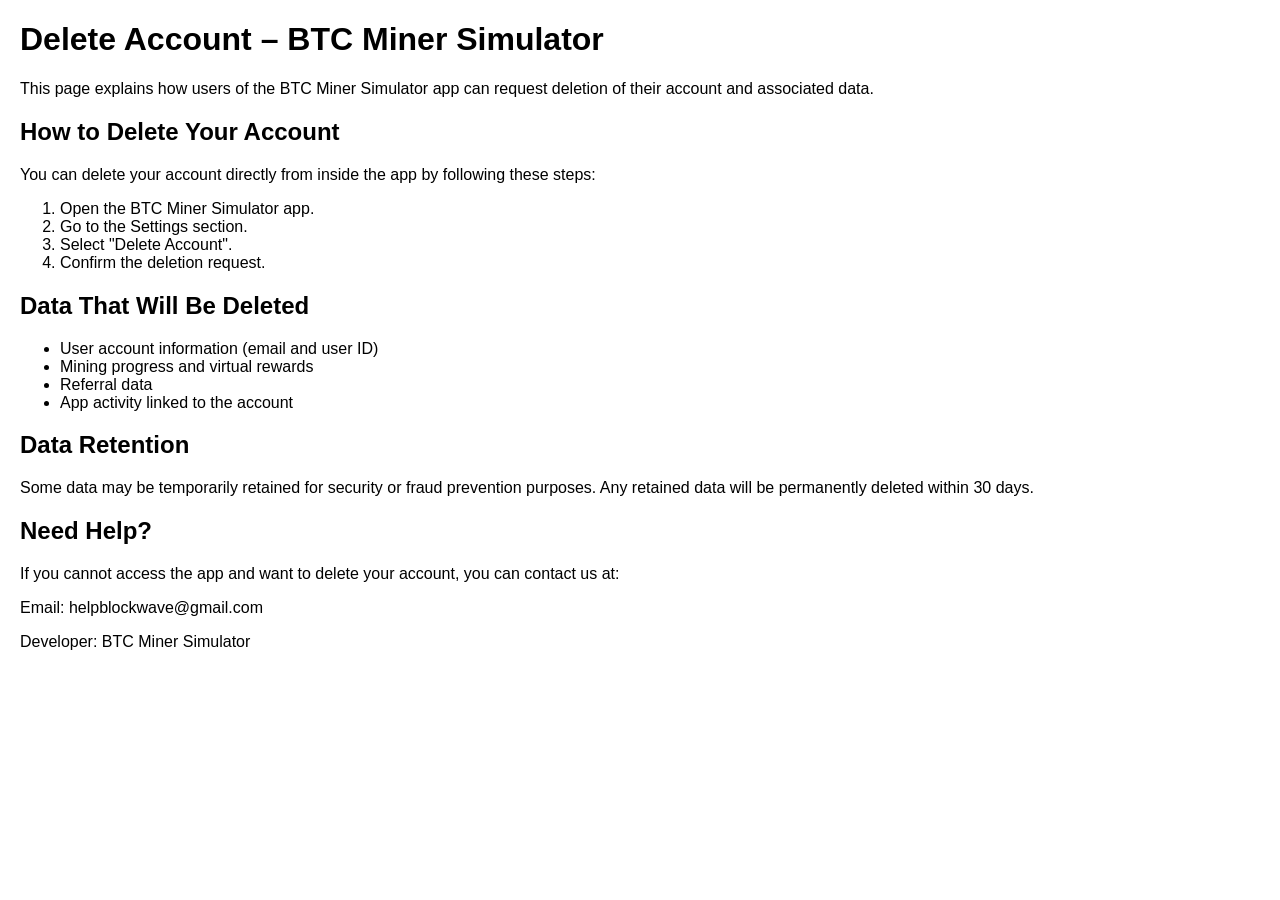
<file: delete-account.html>
<!DOCTYPE html>

<html>
<head>
<meta charset="UTF-8">
<title>Delete Account - BTC Miner Simulator</title>
</head>

<body style="font-family: Arial, sans-serif; background:white; color:black; margin:20px;">

<h1>Delete Account – BTC Miner Simulator</h1>

<p>This page explains how users of the BTC Miner Simulator app can request deletion of their account and associated data.</p>

<h2>How to Delete Your Account</h2>

<p>You can delete your account directly from inside the app by following these steps:</p>

<ol>
<li>Open the BTC Miner Simulator app.</li>
<li>Go to the Settings section.</li>
<li>Select "Delete Account".</li>
<li>Confirm the deletion request.</li>
</ol>

<h2>Data That Will Be Deleted</h2>

<ul>
<li>User account information (email and user ID)</li>
<li>Mining progress and virtual rewards</li>
<li>Referral data</li>
<li>App activity linked to the account</li>
</ul>

<h2>Data Retention</h2>

<p>Some data may be temporarily retained for security or fraud prevention purposes. Any retained data will be permanently deleted within 30 days.</p>

<h2>Need Help?</h2>

<p>If you cannot access the app and want to delete your account, you can contact us at:</p>

<p>Email: helpblockwave@gmail.com</p>

<p>Developer: BTC Miner Simulator</p>

</body>
</html>
</file>
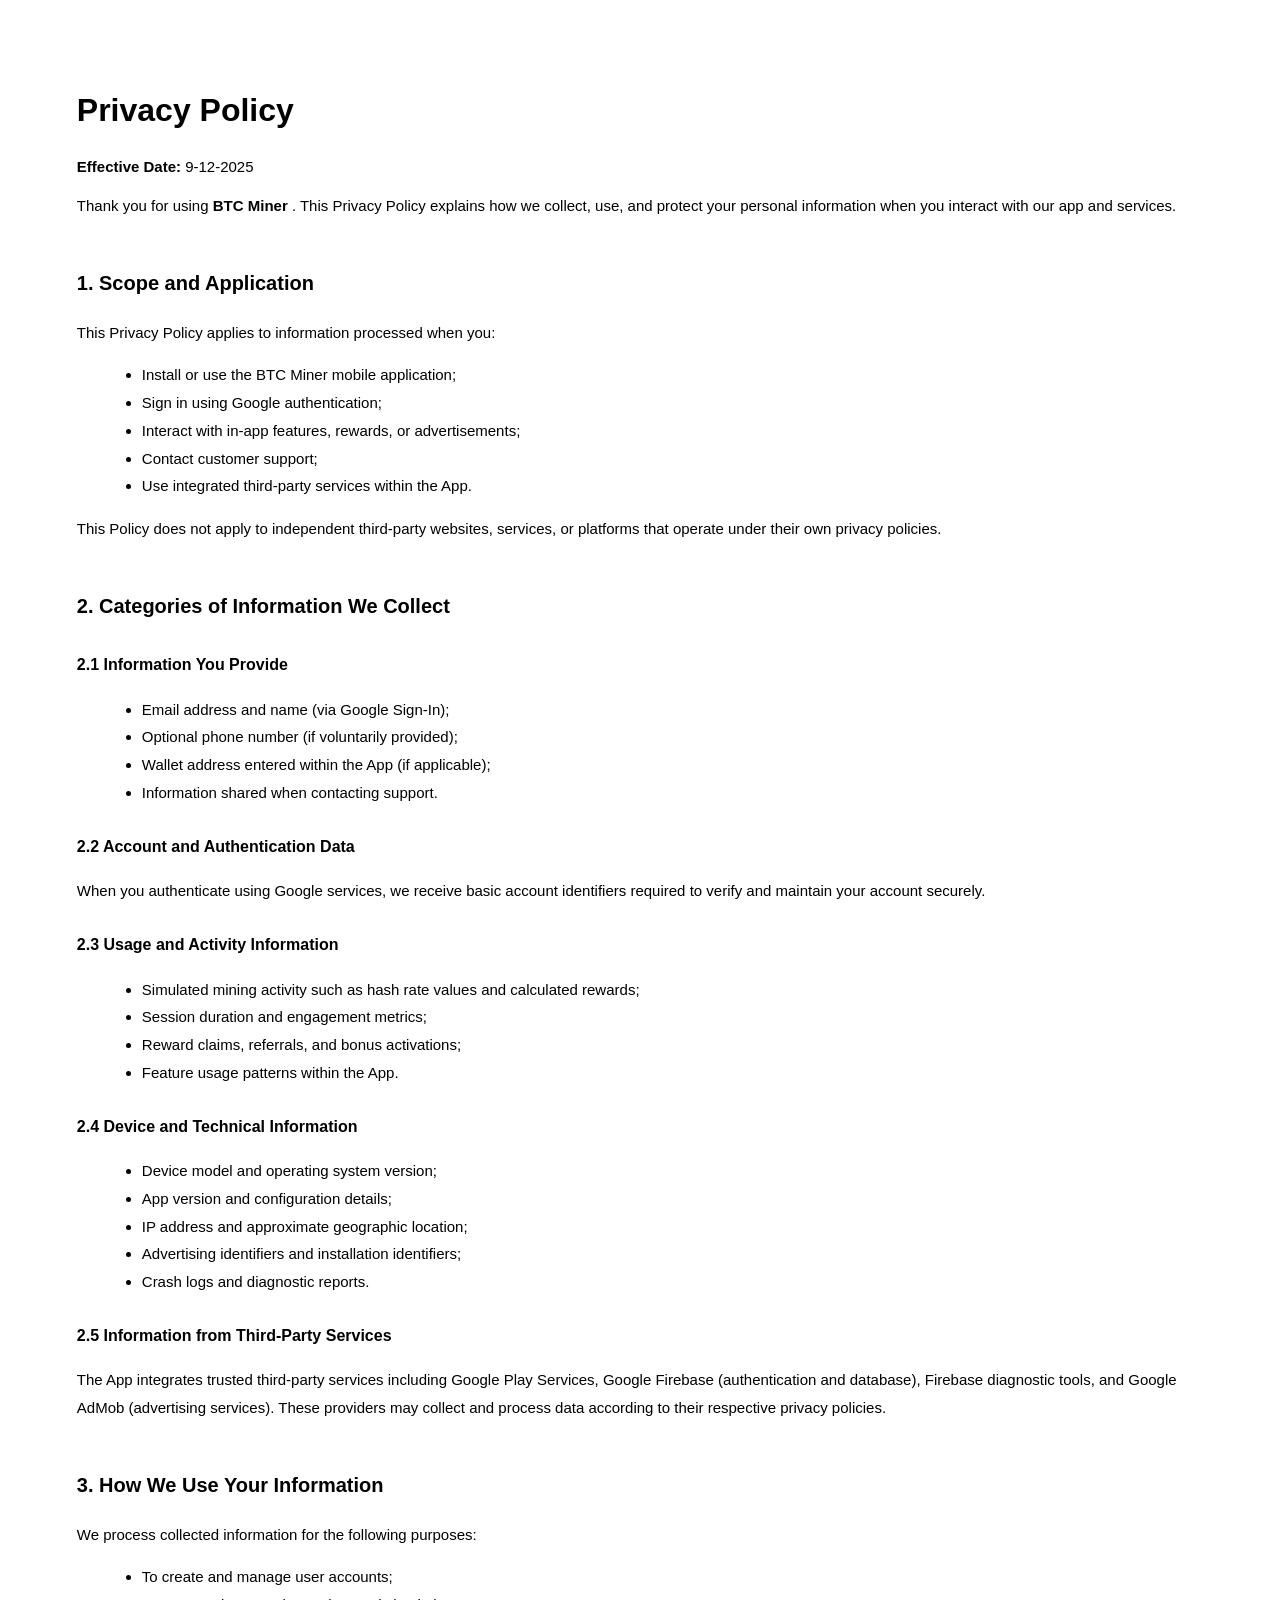
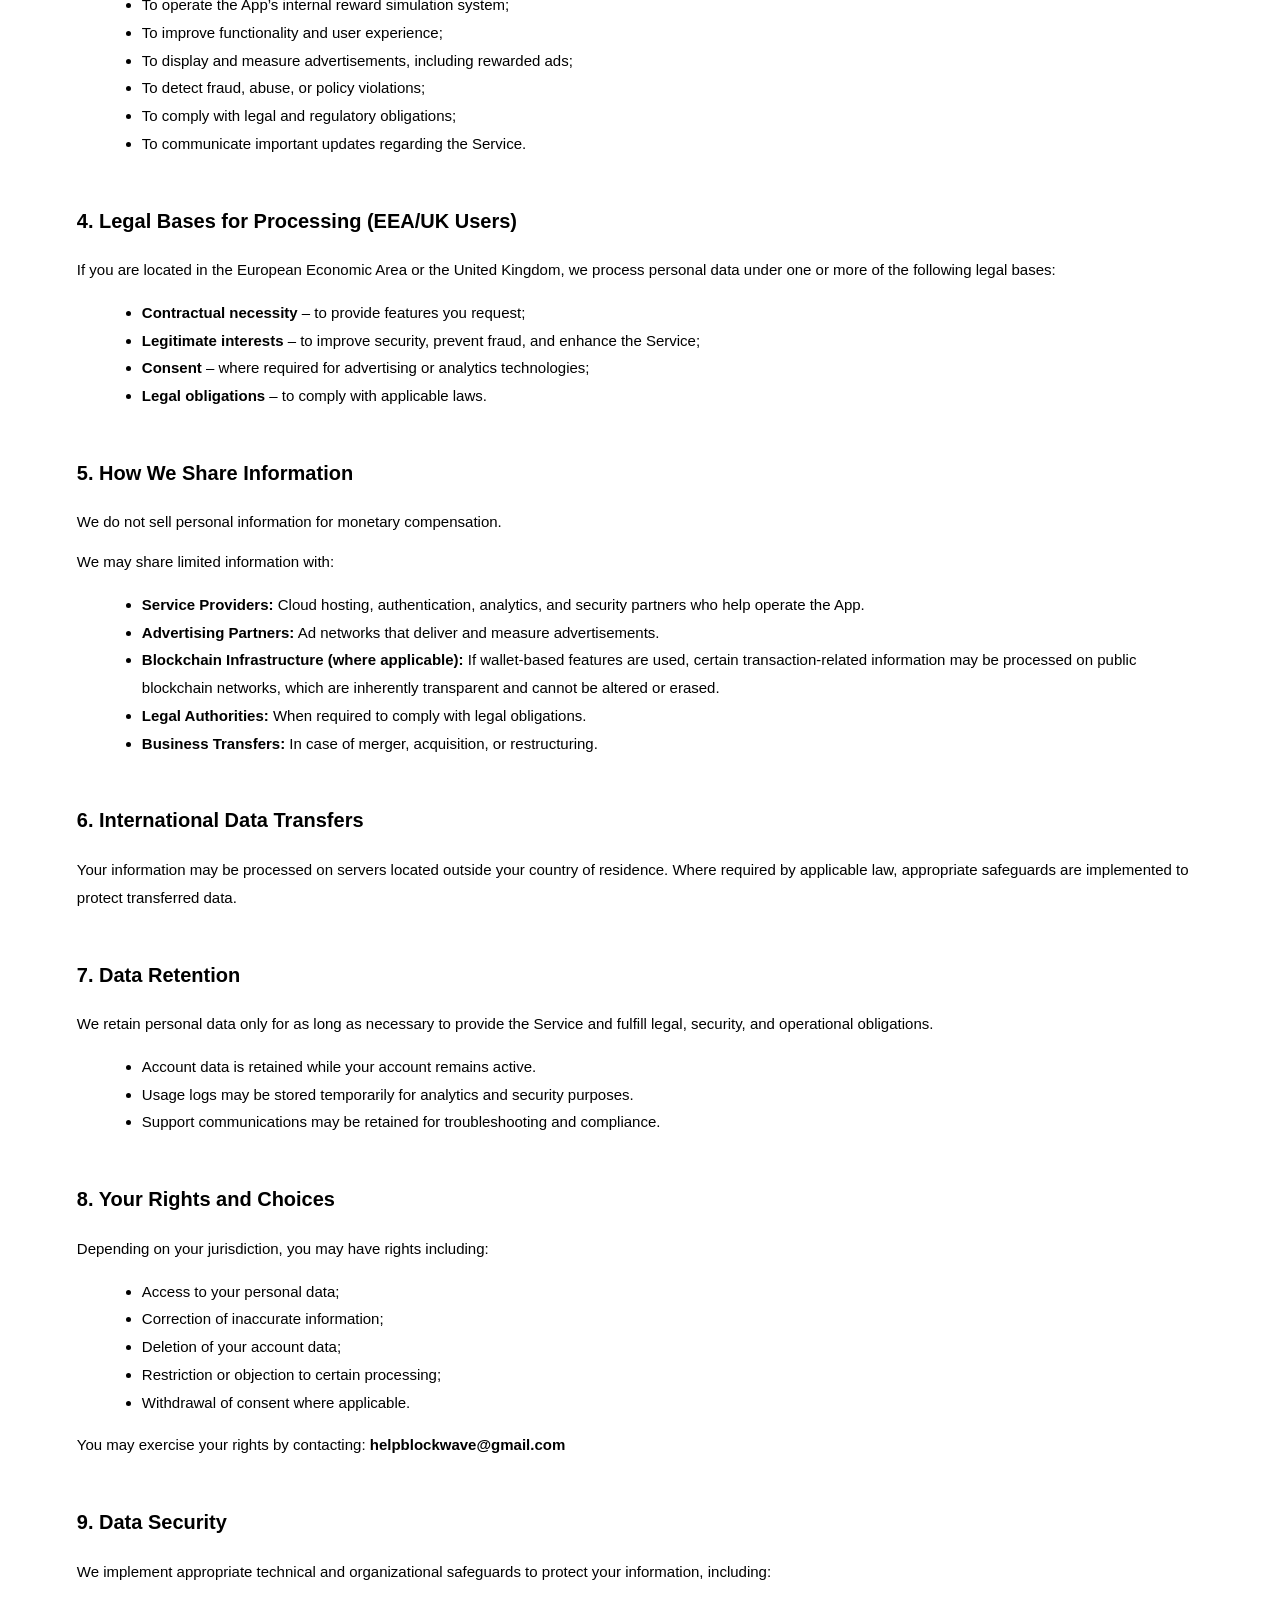
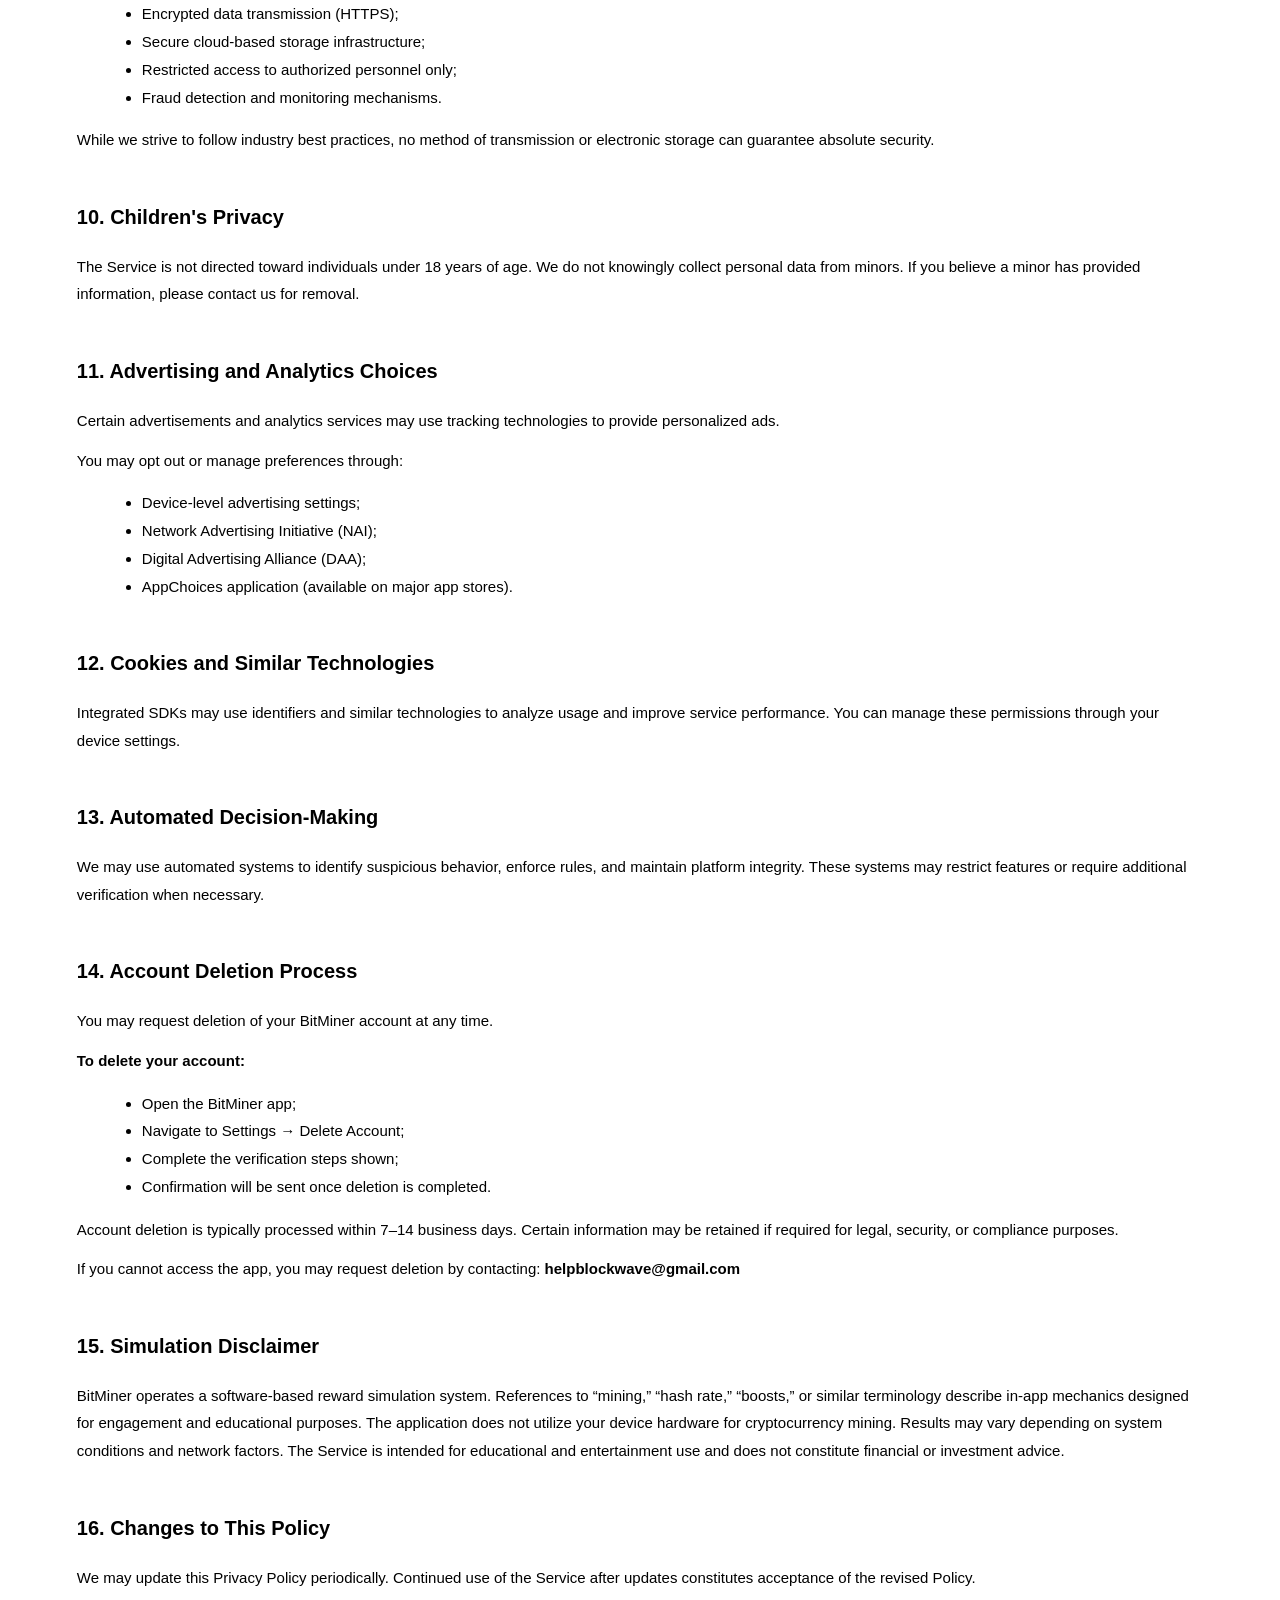
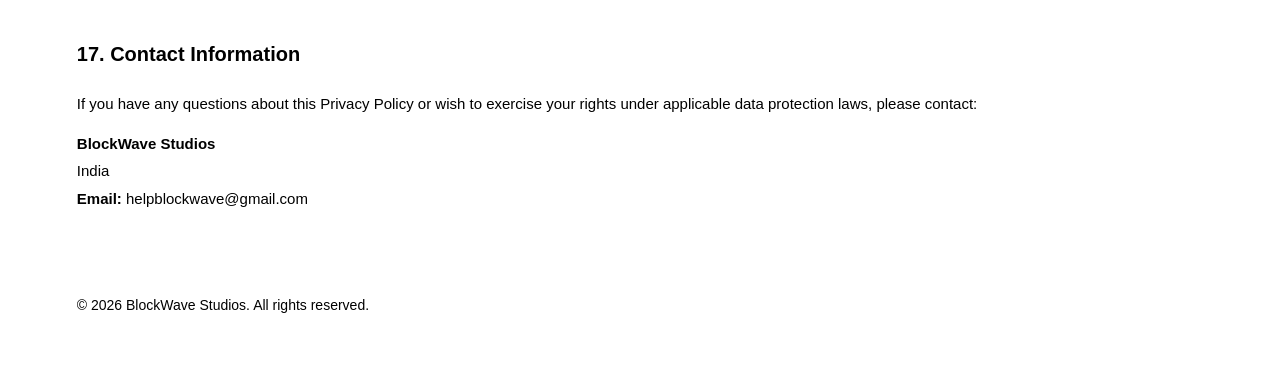
<file: privacy.html>
<!DOCTYPE html>
<html>
<head>
<meta charset="UTF-8">
<meta name="viewport" content="width=device-width, initial-scale=1.0">
<title>Privacy Policy - BTC Miner</title>

<style>
body {
  font-family: Arial, Helvetica, sans-serif;
  background: #ffffff;
  color: #000000;
  margin: 0;
  padding: 60px 6%;
  line-height: 1.85;
  font-size: 15px;
}

h1 { font-size: 32px; margin-bottom: 10px; }
h2 { font-size: 20px; margin-top: 45px; }
h3 { font-size: 16px; margin-top: 25px; }
p { margin: 12px 0; }
ul { margin-left: 25px; }

.footer {
  margin-top: 80px;
  font-size: 14px;
}
</style>
</head>

<body>
<h1>Privacy Policy</h1>

<p><strong>Effective Date:</strong> 9-12-2025</p>

<p>Thank you for using <strong>BTC Miner</strong> . This Privacy Policy explains how we collect, use, and protect your personal information when you interact with our app and services.</p>


<h2>1. Scope and Application</h2>

<p>This Privacy Policy applies to information processed when you:</p>
<ul>
<li>Install or use the BTC Miner mobile application;</li>
<li>Sign in using Google authentication;</li>
<li>Interact with in-app features, rewards, or advertisements;</li>
<li>Contact customer support;</li>
<li>Use integrated third-party services within the App.</li>
</ul>

<p>This Policy does not apply to independent third-party websites, services, or platforms that operate under their own privacy policies.</p>


<h2>2. Categories of Information We Collect</h2>

<h3>2.1 Information You Provide</h3>
<ul>
<li>Email address and name (via Google Sign-In);</li>
<li>Optional phone number (if voluntarily provided);</li>
<li>Wallet address entered within the App (if applicable);</li>
<li>Information shared when contacting support.</li>
</ul>

<h3>2.2 Account and Authentication Data</h3>
<p>When you authenticate using Google services, we receive basic account identifiers required to verify and maintain your account securely.</p>

<h3>2.3 Usage and Activity Information</h3>
<ul>
<li>Simulated mining activity such as hash rate values and calculated rewards;</li>
<li>Session duration and engagement metrics;</li>
<li>Reward claims, referrals, and bonus activations;</li>
<li>Feature usage patterns within the App.</li>
</ul>

<h3>2.4 Device and Technical Information</h3>
<ul>
<li>Device model and operating system version;</li>
<li>App version and configuration details;</li>
<li>IP address and approximate geographic location;</li>
<li>Advertising identifiers and installation identifiers;</li>
<li>Crash logs and diagnostic reports.</li>
</ul>

<h3>2.5 Information from Third-Party Services</h3>
<p>The App integrates trusted third-party services including Google Play Services, Google Firebase (authentication and database), Firebase diagnostic tools, and Google AdMob (advertising services). These providers may collect and process data according to their respective privacy policies.</p>


<h2>3. How We Use Your Information</h2>

<p>We process collected information for the following purposes:</p>

<ul>
<li>To create and manage user accounts;</li>
<li>To operate the App’s internal reward simulation system;</li>
<li>To improve functionality and user experience;</li>
<li>To display and measure advertisements, including rewarded ads;</li>
<li>To detect fraud, abuse, or policy violations;</li>
<li>To comply with legal and regulatory obligations;</li>
<li>To communicate important updates regarding the Service.</li>
</ul>


<h2>4. Legal Bases for Processing (EEA/UK Users)</h2>

<p>If you are located in the European Economic Area or the United Kingdom, we process personal data under one or more of the following legal bases:</p>

<ul>
<li><strong>Contractual necessity</strong> – to provide features you request;</li>
<li><strong>Legitimate interests</strong> – to improve security, prevent fraud, and enhance the Service;</li>
<li><strong>Consent</strong> – where required for advertising or analytics technologies;</li>
<li><strong>Legal obligations</strong> – to comply with applicable laws.</li>
</ul>


<h2>5. How We Share Information</h2>

<p>We do not sell personal information for monetary compensation.</p>

<p>We may share limited information with:</p>

<ul>
<li><strong>Service Providers:</strong> Cloud hosting, authentication, analytics, and security partners who help operate the App.</li>
<li><strong>Advertising Partners:</strong> Ad networks that deliver and measure advertisements.</li>
<li><strong>Blockchain Infrastructure (where applicable):</strong> If wallet-based features are used, certain transaction-related information may be processed on public blockchain networks, which are inherently transparent and cannot be altered or erased.</li>
<li><strong>Legal Authorities:</strong> When required to comply with legal obligations.</li>
<li><strong>Business Transfers:</strong> In case of merger, acquisition, or restructuring.</li>
</ul>


<h2>6. International Data Transfers</h2>

<p>Your information may be processed on servers located outside your country of residence. Where required by applicable law, appropriate safeguards are implemented to protect transferred data.</p>


<h2>7. Data Retention</h2>

<p>We retain personal data only for as long as necessary to provide the Service and fulfill legal, security, and operational obligations.</p>

<ul>
<li>Account data is retained while your account remains active.</li>
<li>Usage logs may be stored temporarily for analytics and security purposes.</li>
<li>Support communications may be retained for troubleshooting and compliance.</li>
</ul>


<h2>8. Your Rights and Choices</h2>

<p>Depending on your jurisdiction, you may have rights including:</p>

<ul>
<li>Access to your personal data;</li>
<li>Correction of inaccurate information;</li>
<li>Deletion of your account data;</li>
<li>Restriction or objection to certain processing;</li>
<li>Withdrawal of consent where applicable.</li>
</ul>

<p>You may exercise your rights by contacting: <strong>helpblockwave@gmail.com</strong></p>


<h2>9. Data Security</h2>

<p>We implement appropriate technical and organizational safeguards to protect your information, including:</p>

<ul>
<li>Encrypted data transmission (HTTPS);</li>
<li>Secure cloud-based storage infrastructure;</li>
<li>Restricted access to authorized personnel only;</li>
<li>Fraud detection and monitoring mechanisms.</li>
</ul>

<p>While we strive to follow industry best practices, no method of transmission or electronic storage can guarantee absolute security.</p>


<h2>10. Children's Privacy</h2>

<p>The Service is not directed toward individuals under 18 years of age. We do not knowingly collect personal data from minors. If you believe a minor has provided information, please contact us for removal.</p>


<h2>11. Advertising and Analytics Choices</h2>

<p>Certain advertisements and analytics services may use tracking technologies to provide personalized ads.</p>

<p>You may opt out or manage preferences through:</p>

<ul>
<li>Device-level advertising settings;</li>
<li>Network Advertising Initiative (NAI);</li>
<li>Digital Advertising Alliance (DAA);</li>
<li>AppChoices application (available on major app stores).</li>
</ul>


<h2>12. Cookies and Similar Technologies</h2>

<p>Integrated SDKs may use identifiers and similar technologies to analyze usage and improve service performance. You can manage these permissions through your device settings.</p>


<h2>13. Automated Decision-Making</h2>

<p>We may use automated systems to identify suspicious behavior, enforce rules, and maintain platform integrity. These systems may restrict features or require additional verification when necessary.</p>


<h2>14. Account Deletion Process</h2>

<p>You may request deletion of your BitMiner account at any time.</p>

<p><strong>To delete your account:</strong></p>
<ul>
<li>Open the BitMiner app;</li>
<li>Navigate to Settings → Delete Account;</li>
<li>Complete the verification steps shown;</li>
<li>Confirmation will be sent once deletion is completed.</li>
</ul>

<p>Account deletion is typically processed within 7–14 business days. Certain information may be retained if required for legal, security, or compliance purposes.</p>

<p>If you cannot access the app, you may request deletion by contacting: <strong>helpblockwave@gmail.com</strong></p>


<h2>15. Simulation Disclaimer</h2>

<p>BitMiner operates a software-based reward simulation system. References to “mining,” “hash rate,” “boosts,” or similar terminology describe in-app mechanics designed for engagement and educational purposes. The application does not utilize your device hardware for cryptocurrency mining. Results may vary depending on system conditions and network factors. The Service is intended for educational and entertainment use and does not constitute financial or investment advice.</p>


<h2>16. Changes to This Policy</h2>

<p>We may update this Privacy Policy periodically. Continued use of the Service after updates constitutes acceptance of the revised Policy.</p>


<h2>17. Contact Information</h2>

<p>If you have any questions about this Privacy Policy or wish to exercise your rights under applicable data protection laws, please contact:</p>

<p>
<strong>BlockWave Studios</strong><br>
India<br>
<strong>Email:</strong> helpblockwave@gmail.com
</p>

<div class="footer">
© 2026 BlockWave Studios. All rights reserved.
</div>

</body>
</html>
</file>
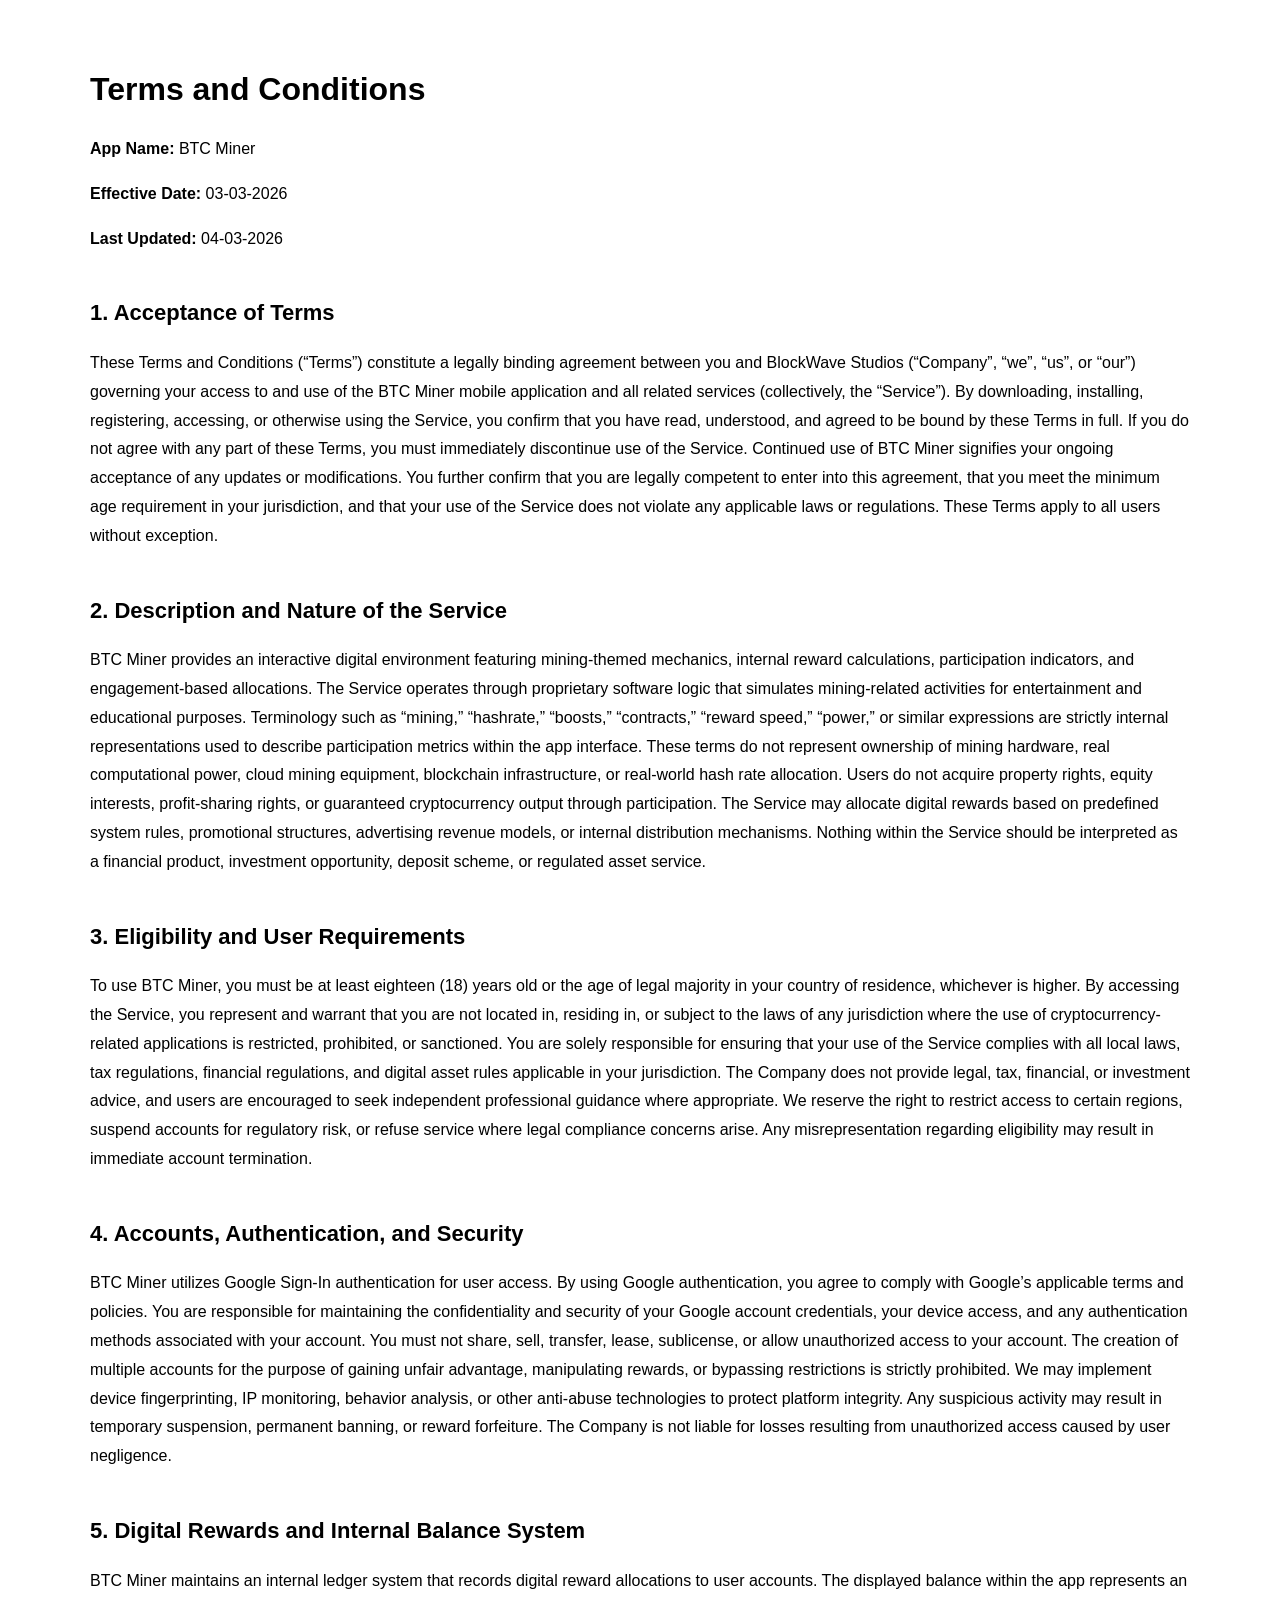
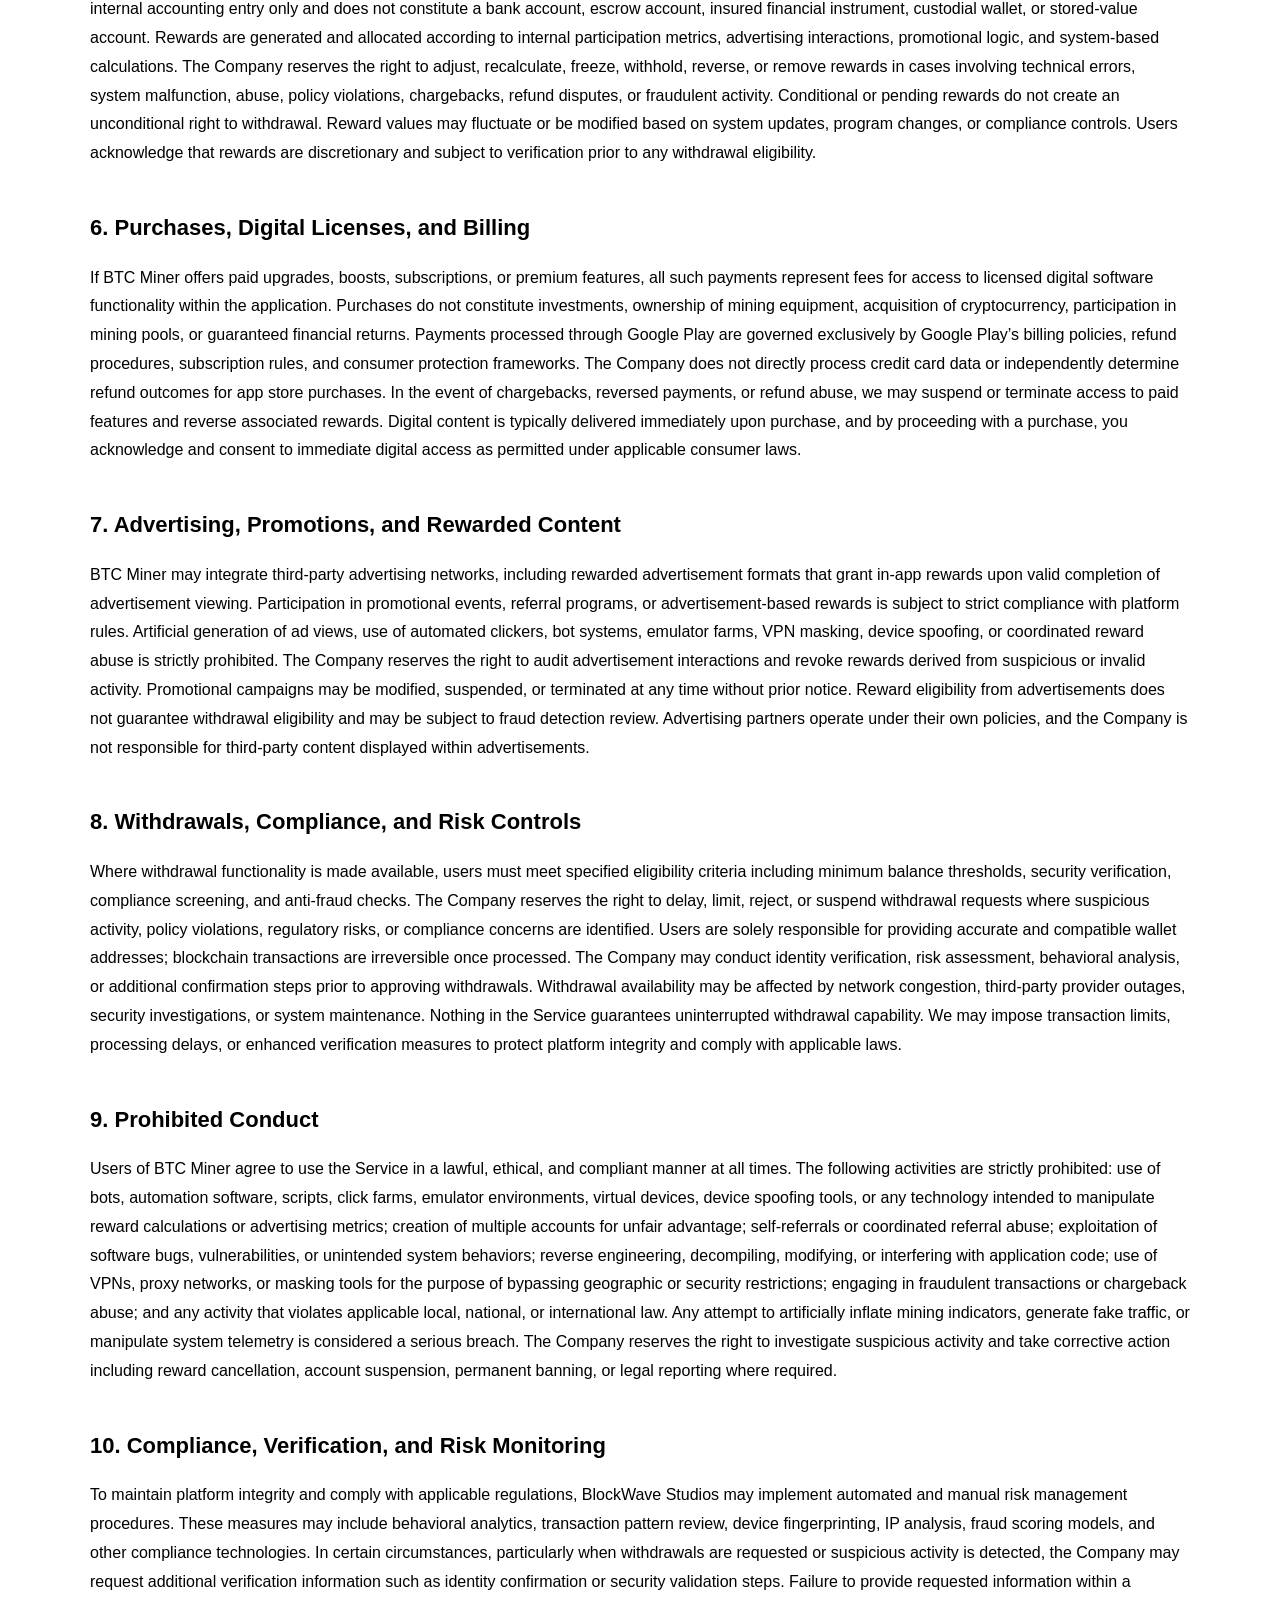
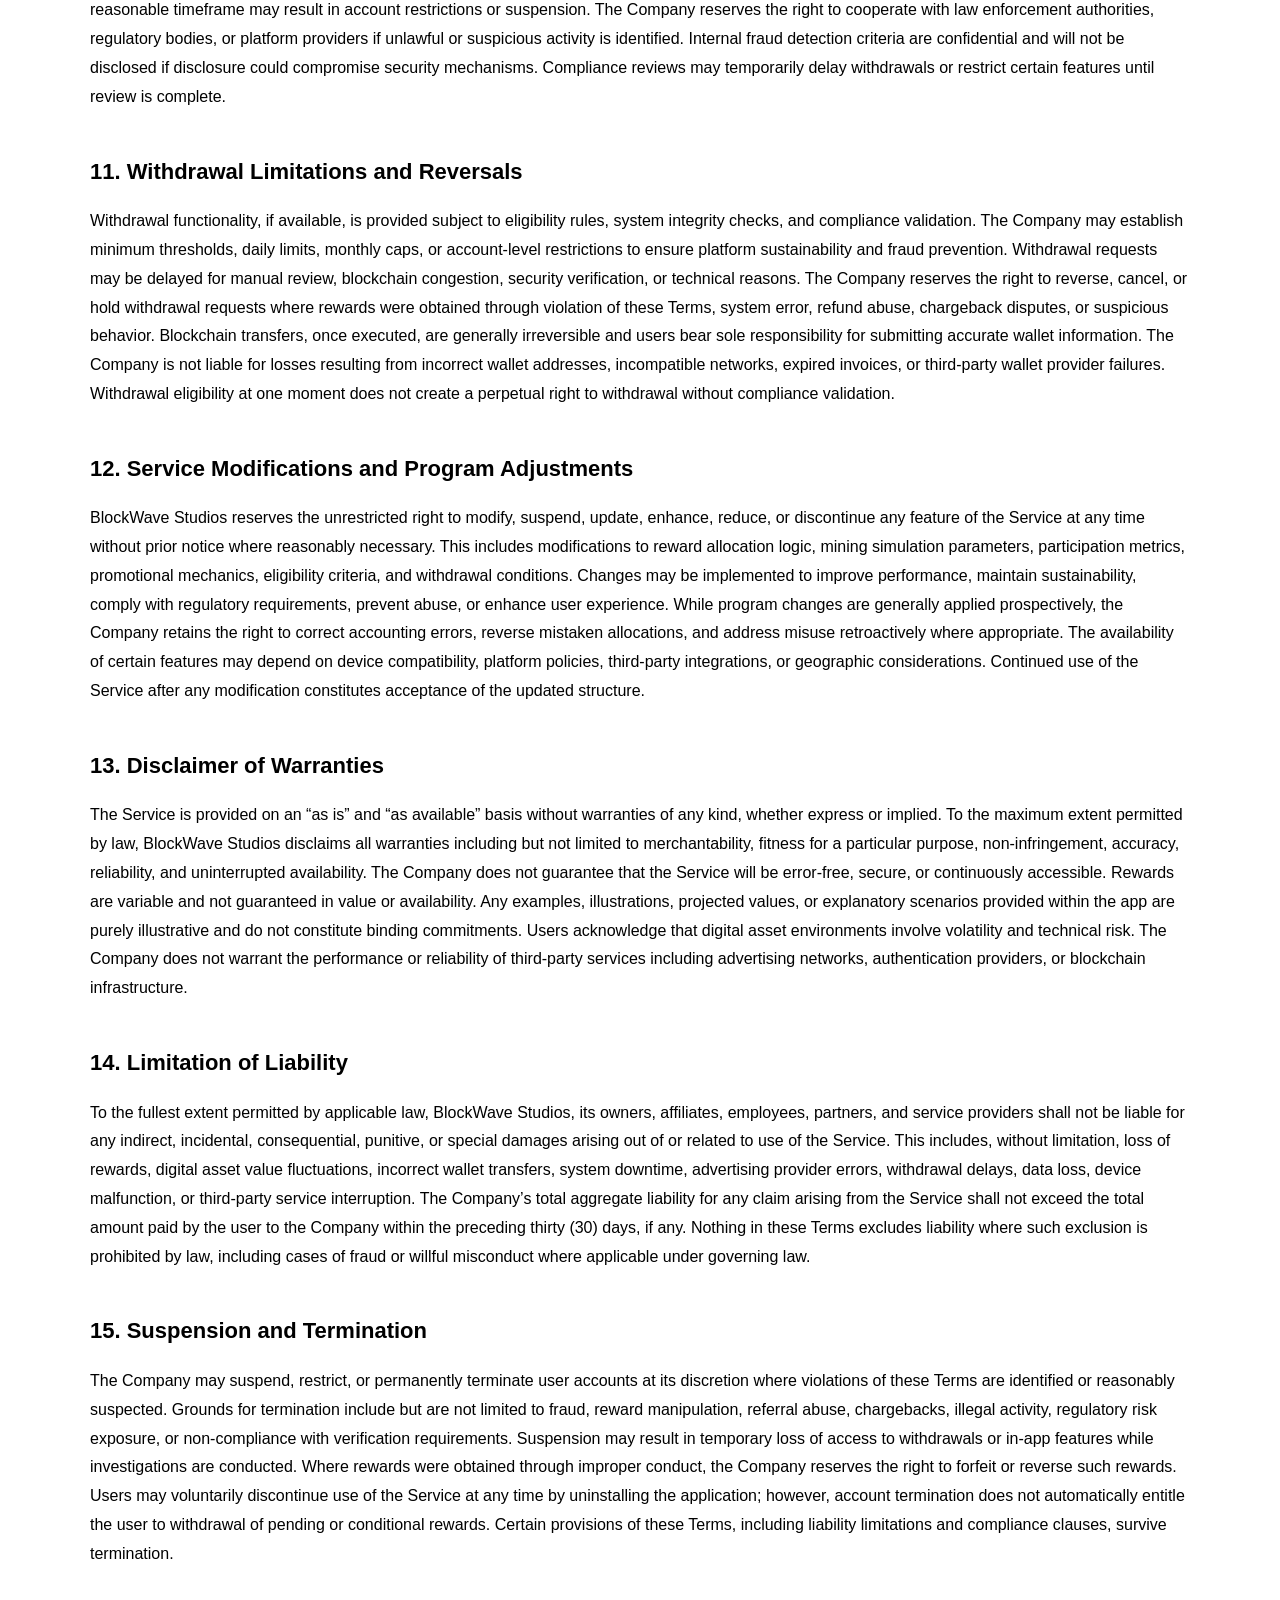
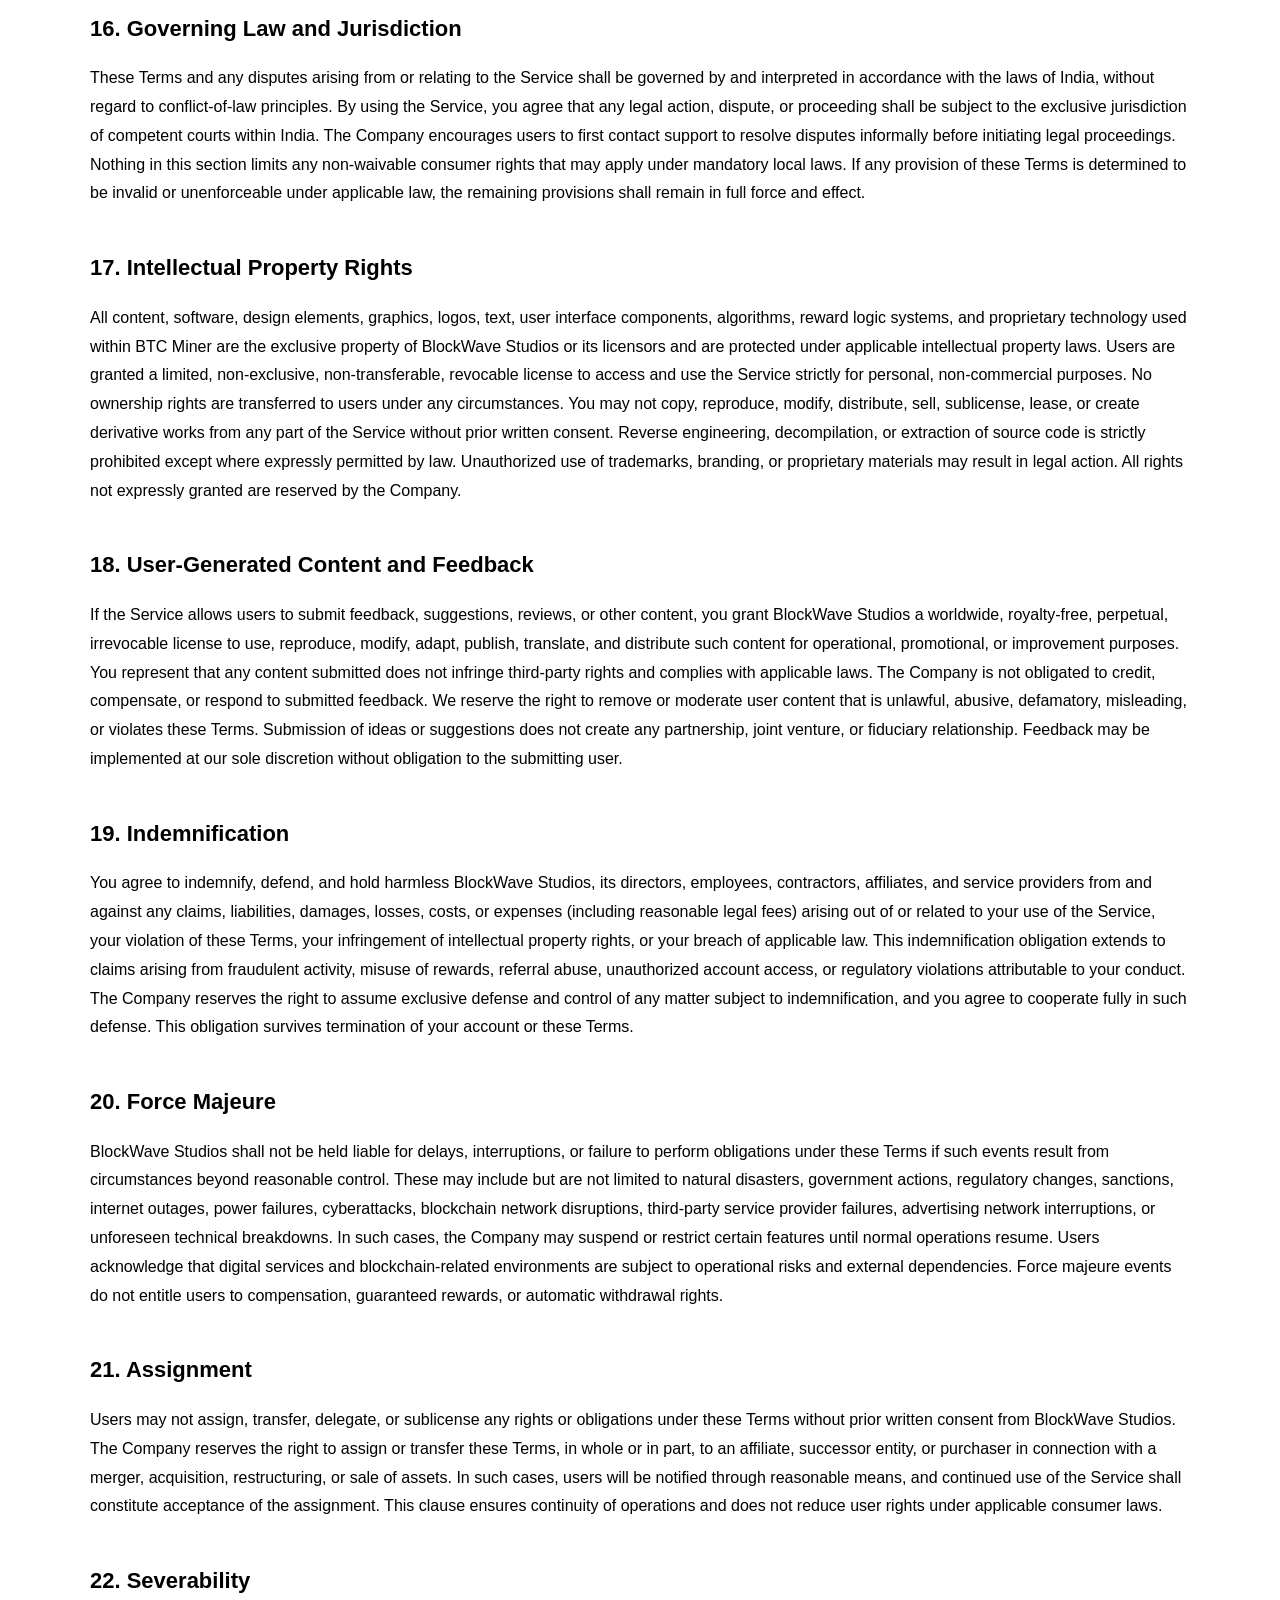
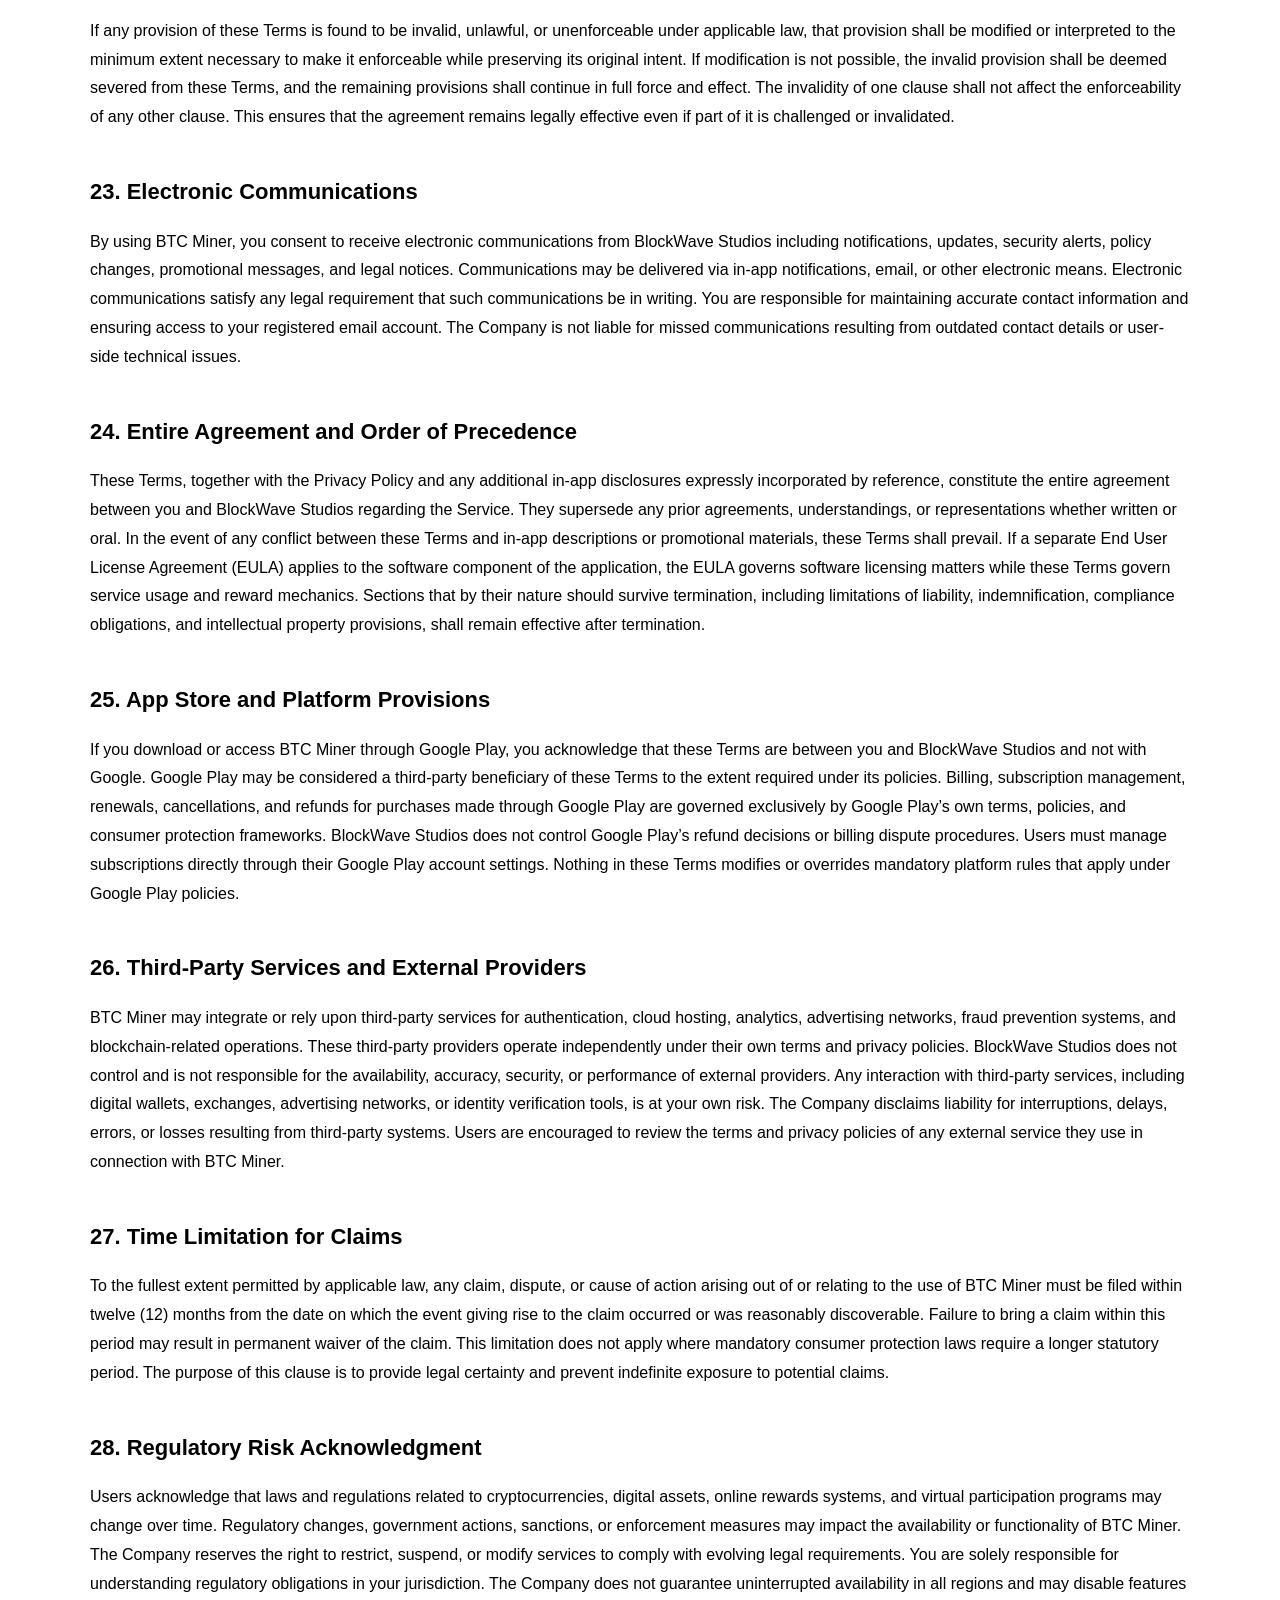
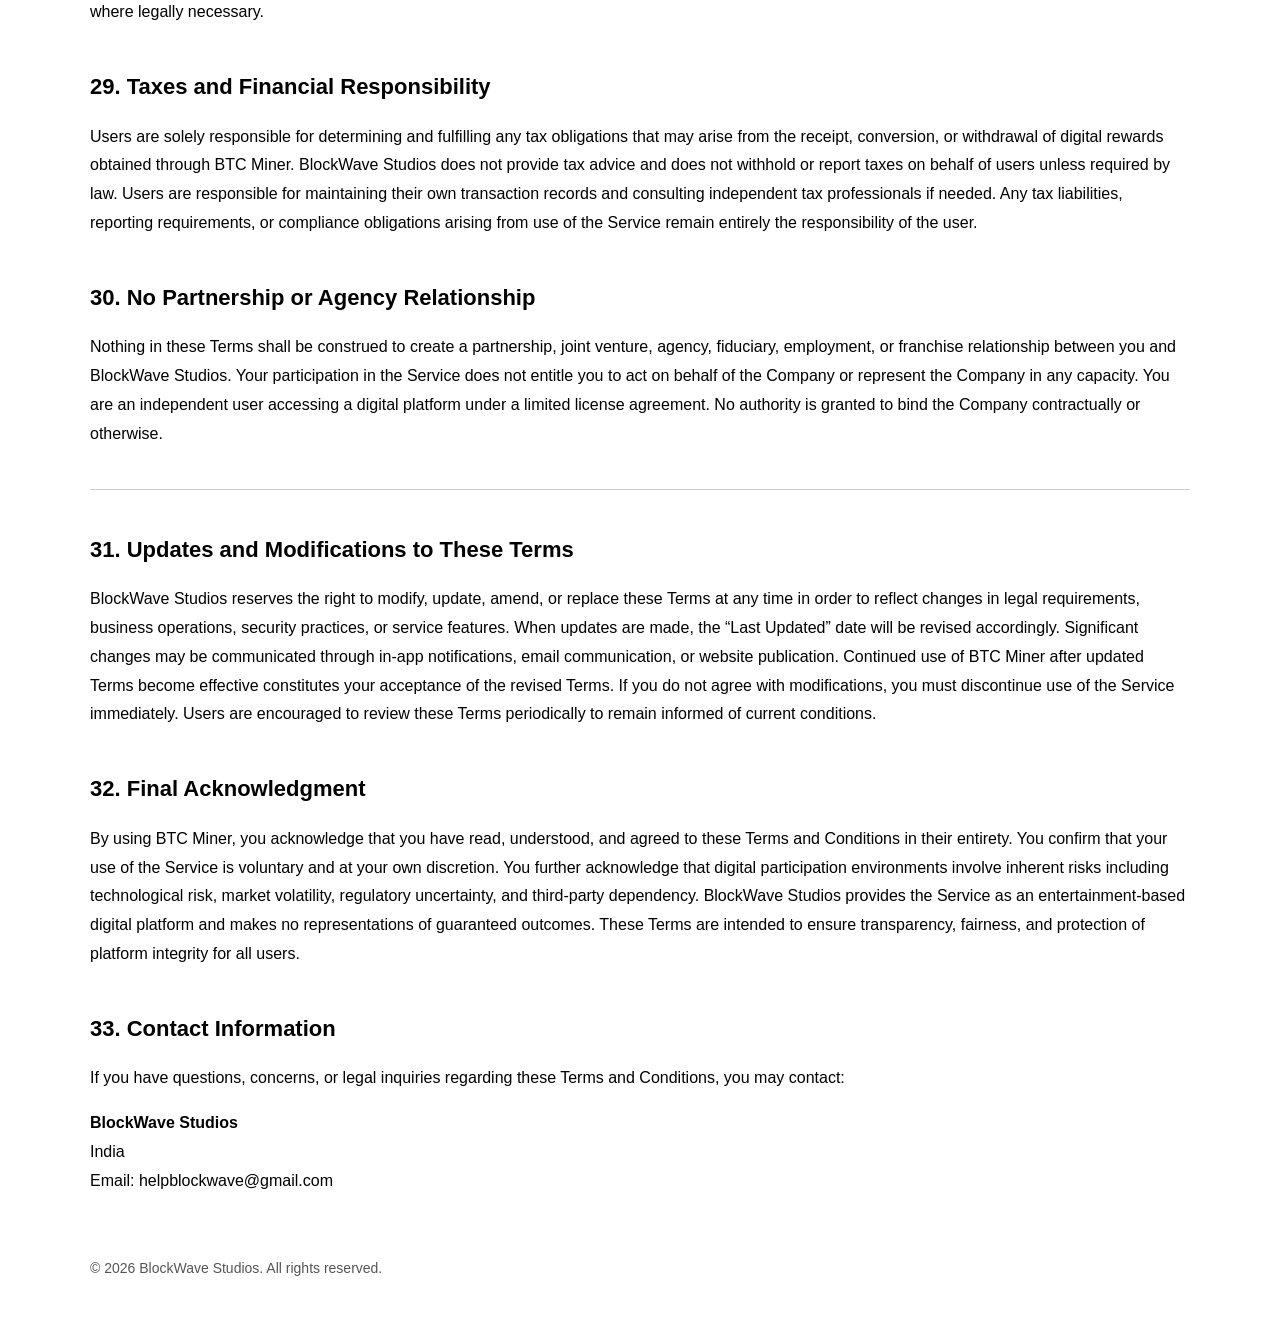
<file: terms.html>
<!DOCTYPE html>
<html lang="en">
<head>
    <meta charset="UTF-8">
    <title>BTC Miner – Terms and Conditions</title>
    <meta name="viewport" content="width=device-width, initial-scale=1.0">

    <style>
        body {
            margin: 0;
            padding: 0;
            background-color: #ffffff;
            font-family: Arial, Helvetica, sans-serif;
            color: #000000;
            line-height: 1.8;
        }

        .container {
            width: 100%;
            max-width: 1100px;
            margin: 0 auto;
            padding: 40px 20px;
        }

        h1 {
            font-size: 32px;
            margin-bottom: 10px;
        }

        h2 {
            font-size: 22px;
            margin-top: 40px;
            margin-bottom: 15px;
        }

        p {
            font-size: 16px;
            margin-bottom: 16px;
            text-align: left;
        }

        ul {
            margin-left: 20px;
            margin-bottom: 20px;
        }

        li {
            margin-bottom: 8px;
        }

        hr {
            margin: 40px 0;
            border: none;
            border-top: 1px solid #cccccc;
        }

        footer {
            margin-top: 60px;
            font-size: 14px;
            color: #555555;
        }

        @media (max-width: 768px) {
            .container {
                padding: 25px 15px;
            }

            h1 {
                font-size: 26px;
            }

            h2 {
                font-size: 20px;
            }

            p {
                font-size: 15px;
            }
        }
    </style>
</head>

<body>

    <div class="container">
        <div class="content">
<h1>Terms and Conditions</h1>

<p><strong>App Name:</strong> BTC Miner</p>
<p><strong>Effective Date:</strong> 03-03-2026</p>
<p><strong>Last Updated:</strong> 04-03-2026</p>


<h2>1. Acceptance of Terms</h2>
<p>
These Terms and Conditions (“Terms”) constitute a legally binding agreement between you and BlockWave Studios (“Company”, “we”, “us”, or “our”) governing your access to and use of the BTC Miner mobile application and all related services (collectively, the “Service”). By downloading, installing, registering, accessing, or otherwise using the Service, you confirm that you have read, understood, and agreed to be bound by these Terms in full. If you do not agree with any part of these Terms, you must immediately discontinue use of the Service. Continued use of BTC Miner signifies your ongoing acceptance of any updates or modifications. You further confirm that you are legally competent to enter into this agreement, that you meet the minimum age requirement in your jurisdiction, and that your use of the Service does not violate any applicable laws or regulations. These Terms apply to all users without exception.
</p>


<h2>2. Description and Nature of the Service</h2>
<p>
BTC Miner provides an interactive digital environment featuring mining-themed mechanics, internal reward calculations, participation indicators, and engagement-based allocations. The Service operates through proprietary software logic that simulates mining-related activities for entertainment and educational purposes. Terminology such as “mining,” “hashrate,” “boosts,” “contracts,” “reward speed,” “power,” or similar expressions are strictly internal representations used to describe participation metrics within the app interface. These terms do not represent ownership of mining hardware, real computational power, cloud mining equipment, blockchain infrastructure, or real-world hash rate allocation. Users do not acquire property rights, equity interests, profit-sharing rights, or guaranteed cryptocurrency output through participation. The Service may allocate digital rewards based on predefined system rules, promotional structures, advertising revenue models, or internal distribution mechanisms. Nothing within the Service should be interpreted as a financial product, investment opportunity, deposit scheme, or regulated asset service.
</p>


<h2>3. Eligibility and User Requirements</h2>
<p>
To use BTC Miner, you must be at least eighteen (18) years old or the age of legal majority in your country of residence, whichever is higher. By accessing the Service, you represent and warrant that you are not located in, residing in, or subject to the laws of any jurisdiction where the use of cryptocurrency-related applications is restricted, prohibited, or sanctioned. You are solely responsible for ensuring that your use of the Service complies with all local laws, tax regulations, financial regulations, and digital asset rules applicable in your jurisdiction. The Company does not provide legal, tax, financial, or investment advice, and users are encouraged to seek independent professional guidance where appropriate. We reserve the right to restrict access to certain regions, suspend accounts for regulatory risk, or refuse service where legal compliance concerns arise. Any misrepresentation regarding eligibility may result in immediate account termination.
</p>


<h2>4. Accounts, Authentication, and Security</h2>
<p>
BTC Miner utilizes Google Sign-In authentication for user access. By using Google authentication, you agree to comply with Google’s applicable terms and policies. You are responsible for maintaining the confidentiality and security of your Google account credentials, your device access, and any authentication methods associated with your account. You must not share, sell, transfer, lease, sublicense, or allow unauthorized access to your account. The creation of multiple accounts for the purpose of gaining unfair advantage, manipulating rewards, or bypassing restrictions is strictly prohibited. We may implement device fingerprinting, IP monitoring, behavior analysis, or other anti-abuse technologies to protect platform integrity. Any suspicious activity may result in temporary suspension, permanent banning, or reward forfeiture. The Company is not liable for losses resulting from unauthorized access caused by user negligence.
</p>


<h2>5. Digital Rewards and Internal Balance System</h2>
<p>
BTC Miner maintains an internal ledger system that records digital reward allocations to user accounts. The displayed balance within the app represents an internal accounting entry only and does not constitute a bank account, escrow account, insured financial instrument, custodial wallet, or stored-value account. Rewards are generated and allocated according to internal participation metrics, advertising interactions, promotional logic, and system-based calculations. The Company reserves the right to adjust, recalculate, freeze, withhold, reverse, or remove rewards in cases involving technical errors, system malfunction, abuse, policy violations, chargebacks, refund disputes, or fraudulent activity. Conditional or pending rewards do not create an unconditional right to withdrawal. Reward values may fluctuate or be modified based on system updates, program changes, or compliance controls. Users acknowledge that rewards are discretionary and subject to verification prior to any withdrawal eligibility.
</p>


<h2>6. Purchases, Digital Licenses, and Billing</h2>
<p>
If BTC Miner offers paid upgrades, boosts, subscriptions, or premium features, all such payments represent fees for access to licensed digital software functionality within the application. Purchases do not constitute investments, ownership of mining equipment, acquisition of cryptocurrency, participation in mining pools, or guaranteed financial returns. Payments processed through Google Play are governed exclusively by Google Play’s billing policies, refund procedures, subscription rules, and consumer protection frameworks. The Company does not directly process credit card data or independently determine refund outcomes for app store purchases. In the event of chargebacks, reversed payments, or refund abuse, we may suspend or terminate access to paid features and reverse associated rewards. Digital content is typically delivered immediately upon purchase, and by proceeding with a purchase, you acknowledge and consent to immediate digital access as permitted under applicable consumer laws.
</p>


<h2>7. Advertising, Promotions, and Rewarded Content</h2>
<p>
BTC Miner may integrate third-party advertising networks, including rewarded advertisement formats that grant in-app rewards upon valid completion of advertisement viewing. Participation in promotional events, referral programs, or advertisement-based rewards is subject to strict compliance with platform rules. Artificial generation of ad views, use of automated clickers, bot systems, emulator farms, VPN masking, device spoofing, or coordinated reward abuse is strictly prohibited. The Company reserves the right to audit advertisement interactions and revoke rewards derived from suspicious or invalid activity. Promotional campaigns may be modified, suspended, or terminated at any time without prior notice. Reward eligibility from advertisements does not guarantee withdrawal eligibility and may be subject to fraud detection review. Advertising partners operate under their own policies, and the Company is not responsible for third-party content displayed within advertisements.
</p>


<h2>8. Withdrawals, Compliance, and Risk Controls</h2>
<p>
Where withdrawal functionality is made available, users must meet specified eligibility criteria including minimum balance thresholds, security verification, compliance screening, and anti-fraud checks. The Company reserves the right to delay, limit, reject, or suspend withdrawal requests where suspicious activity, policy violations, regulatory risks, or compliance concerns are identified. Users are solely responsible for providing accurate and compatible wallet addresses; blockchain transactions are irreversible once processed. The Company may conduct identity verification, risk assessment, behavioral analysis, or additional confirmation steps prior to approving withdrawals. Withdrawal availability may be affected by network congestion, third-party provider outages, security investigations, or system maintenance. Nothing in the Service guarantees uninterrupted withdrawal capability. We may impose transaction limits, processing delays, or enhanced verification measures to protect platform integrity and comply with applicable laws.
</p>

<h2>9. Prohibited Conduct</h2>
<p>
Users of BTC Miner agree to use the Service in a lawful, ethical, and compliant manner at all times. The following activities are strictly prohibited: use of bots, automation software, scripts, click farms, emulator environments, virtual devices, device spoofing tools, or any technology intended to manipulate reward calculations or advertising metrics; creation of multiple accounts for unfair advantage; self-referrals or coordinated referral abuse; exploitation of software bugs, vulnerabilities, or unintended system behaviors; reverse engineering, decompiling, modifying, or interfering with application code; use of VPNs, proxy networks, or masking tools for the purpose of bypassing geographic or security restrictions; engaging in fraudulent transactions or chargeback abuse; and any activity that violates applicable local, national, or international law. Any attempt to artificially inflate mining indicators, generate fake traffic, or manipulate system telemetry is considered a serious breach. The Company reserves the right to investigate suspicious activity and take corrective action including reward cancellation, account suspension, permanent banning, or legal reporting where required.
</p>


<h2>10. Compliance, Verification, and Risk Monitoring</h2>
<p>
To maintain platform integrity and comply with applicable regulations, BlockWave Studios may implement automated and manual risk management procedures. These measures may include behavioral analytics, transaction pattern review, device fingerprinting, IP analysis, fraud scoring models, and other compliance technologies. In certain circumstances, particularly when withdrawals are requested or suspicious activity is detected, the Company may request additional verification information such as identity confirmation or security validation steps. Failure to provide requested information within a reasonable timeframe may result in account restrictions or suspension. The Company reserves the right to cooperate with law enforcement authorities, regulatory bodies, or platform providers if unlawful or suspicious activity is identified. Internal fraud detection criteria are confidential and will not be disclosed if disclosure could compromise security mechanisms. Compliance reviews may temporarily delay withdrawals or restrict certain features until review is complete.
</p>


<h2>11. Withdrawal Limitations and Reversals</h2>
<p>
Withdrawal functionality, if available, is provided subject to eligibility rules, system integrity checks, and compliance validation. The Company may establish minimum thresholds, daily limits, monthly caps, or account-level restrictions to ensure platform sustainability and fraud prevention. Withdrawal requests may be delayed for manual review, blockchain congestion, security verification, or technical reasons. The Company reserves the right to reverse, cancel, or hold withdrawal requests where rewards were obtained through violation of these Terms, system error, refund abuse, chargeback disputes, or suspicious behavior. Blockchain transfers, once executed, are generally irreversible and users bear sole responsibility for submitting accurate wallet information. The Company is not liable for losses resulting from incorrect wallet addresses, incompatible networks, expired invoices, or third-party wallet provider failures. Withdrawal eligibility at one moment does not create a perpetual right to withdrawal without compliance validation.
</p>


<h2>12. Service Modifications and Program Adjustments</h2>
<p>
BlockWave Studios reserves the unrestricted right to modify, suspend, update, enhance, reduce, or discontinue any feature of the Service at any time without prior notice where reasonably necessary. This includes modifications to reward allocation logic, mining simulation parameters, participation metrics, promotional mechanics, eligibility criteria, and withdrawal conditions. Changes may be implemented to improve performance, maintain sustainability, comply with regulatory requirements, prevent abuse, or enhance user experience. While program changes are generally applied prospectively, the Company retains the right to correct accounting errors, reverse mistaken allocations, and address misuse retroactively where appropriate. The availability of certain features may depend on device compatibility, platform policies, third-party integrations, or geographic considerations. Continued use of the Service after any modification constitutes acceptance of the updated structure.
</p>


<h2>13. Disclaimer of Warranties</h2>
<p>
The Service is provided on an “as is” and “as available” basis without warranties of any kind, whether express or implied. To the maximum extent permitted by law, BlockWave Studios disclaims all warranties including but not limited to merchantability, fitness for a particular purpose, non-infringement, accuracy, reliability, and uninterrupted availability. The Company does not guarantee that the Service will be error-free, secure, or continuously accessible. Rewards are variable and not guaranteed in value or availability. Any examples, illustrations, projected values, or explanatory scenarios provided within the app are purely illustrative and do not constitute binding commitments. Users acknowledge that digital asset environments involve volatility and technical risk. The Company does not warrant the performance or reliability of third-party services including advertising networks, authentication providers, or blockchain infrastructure.
</p>


<h2>14. Limitation of Liability</h2>
<p>
To the fullest extent permitted by applicable law, BlockWave Studios, its owners, affiliates, employees, partners, and service providers shall not be liable for any indirect, incidental, consequential, punitive, or special damages arising out of or related to use of the Service. This includes, without limitation, loss of rewards, digital asset value fluctuations, incorrect wallet transfers, system downtime, advertising provider errors, withdrawal delays, data loss, device malfunction, or third-party service interruption. The Company’s total aggregate liability for any claim arising from the Service shall not exceed the total amount paid by the user to the Company within the preceding thirty (30) days, if any. Nothing in these Terms excludes liability where such exclusion is prohibited by law, including cases of fraud or willful misconduct where applicable under governing law.
</p>


<h2>15. Suspension and Termination</h2>
<p>
The Company may suspend, restrict, or permanently terminate user accounts at its discretion where violations of these Terms are identified or reasonably suspected. Grounds for termination include but are not limited to fraud, reward manipulation, referral abuse, chargebacks, illegal activity, regulatory risk exposure, or non-compliance with verification requirements. Suspension may result in temporary loss of access to withdrawals or in-app features while investigations are conducted. Where rewards were obtained through improper conduct, the Company reserves the right to forfeit or reverse such rewards. Users may voluntarily discontinue use of the Service at any time by uninstalling the application; however, account termination does not automatically entitle the user to withdrawal of pending or conditional rewards. Certain provisions of these Terms, including liability limitations and compliance clauses, survive termination.
</p>


<h2>16. Governing Law and Jurisdiction</h2>
<p>
These Terms and any disputes arising from or relating to the Service shall be governed by and interpreted in accordance with the laws of India, without regard to conflict-of-law principles. By using the Service, you agree that any legal action, dispute, or proceeding shall be subject to the exclusive jurisdiction of competent courts within India. The Company encourages users to first contact support to resolve disputes informally before initiating legal proceedings. Nothing in this section limits any non-waivable consumer rights that may apply under mandatory local laws. If any provision of these Terms is determined to be invalid or unenforceable under applicable law, the remaining provisions shall remain in full force and effect.
</p>

<h2>17. Intellectual Property Rights</h2>
<p>
All content, software, design elements, graphics, logos, text, user interface components, algorithms, reward logic systems, and proprietary technology used within BTC Miner are the exclusive property of BlockWave Studios or its licensors and are protected under applicable intellectual property laws. Users are granted a limited, non-exclusive, non-transferable, revocable license to access and use the Service strictly for personal, non-commercial purposes. No ownership rights are transferred to users under any circumstances. You may not copy, reproduce, modify, distribute, sell, sublicense, lease, or create derivative works from any part of the Service without prior written consent. Reverse engineering, decompilation, or extraction of source code is strictly prohibited except where expressly permitted by law. Unauthorized use of trademarks, branding, or proprietary materials may result in legal action. All rights not expressly granted are reserved by the Company.
</p>


<h2>18. User-Generated Content and Feedback</h2>
<p>
If the Service allows users to submit feedback, suggestions, reviews, or other content, you grant BlockWave Studios a worldwide, royalty-free, perpetual, irrevocable license to use, reproduce, modify, adapt, publish, translate, and distribute such content for operational, promotional, or improvement purposes. You represent that any content submitted does not infringe third-party rights and complies with applicable laws. The Company is not obligated to credit, compensate, or respond to submitted feedback. We reserve the right to remove or moderate user content that is unlawful, abusive, defamatory, misleading, or violates these Terms. Submission of ideas or suggestions does not create any partnership, joint venture, or fiduciary relationship. Feedback may be implemented at our sole discretion without obligation to the submitting user.
</p>


<h2>19. Indemnification</h2>
<p>
You agree to indemnify, defend, and hold harmless BlockWave Studios, its directors, employees, contractors, affiliates, and service providers from and against any claims, liabilities, damages, losses, costs, or expenses (including reasonable legal fees) arising out of or related to your use of the Service, your violation of these Terms, your infringement of intellectual property rights, or your breach of applicable law. This indemnification obligation extends to claims arising from fraudulent activity, misuse of rewards, referral abuse, unauthorized account access, or regulatory violations attributable to your conduct. The Company reserves the right to assume exclusive defense and control of any matter subject to indemnification, and you agree to cooperate fully in such defense. This obligation survives termination of your account or these Terms.
</p>


<h2>20. Force Majeure</h2>
<p>
BlockWave Studios shall not be held liable for delays, interruptions, or failure to perform obligations under these Terms if such events result from circumstances beyond reasonable control. These may include but are not limited to natural disasters, government actions, regulatory changes, sanctions, internet outages, power failures, cyberattacks, blockchain network disruptions, third-party service provider failures, advertising network interruptions, or unforeseen technical breakdowns. In such cases, the Company may suspend or restrict certain features until normal operations resume. Users acknowledge that digital services and blockchain-related environments are subject to operational risks and external dependencies. Force majeure events do not entitle users to compensation, guaranteed rewards, or automatic withdrawal rights.
</p>


<h2>21. Assignment</h2>
<p>
Users may not assign, transfer, delegate, or sublicense any rights or obligations under these Terms without prior written consent from BlockWave Studios. The Company reserves the right to assign or transfer these Terms, in whole or in part, to an affiliate, successor entity, or purchaser in connection with a merger, acquisition, restructuring, or sale of assets. In such cases, users will be notified through reasonable means, and continued use of the Service shall constitute acceptance of the assignment. This clause ensures continuity of operations and does not reduce user rights under applicable consumer laws.
</p>


<h2>22. Severability</h2>
<p>
If any provision of these Terms is found to be invalid, unlawful, or unenforceable under applicable law, that provision shall be modified or interpreted to the minimum extent necessary to make it enforceable while preserving its original intent. If modification is not possible, the invalid provision shall be deemed severed from these Terms, and the remaining provisions shall continue in full force and effect. The invalidity of one clause shall not affect the enforceability of any other clause. This ensures that the agreement remains legally effective even if part of it is challenged or invalidated.
</p>


<h2>23. Electronic Communications</h2>
<p>
By using BTC Miner, you consent to receive electronic communications from BlockWave Studios including notifications, updates, security alerts, policy changes, promotional messages, and legal notices. Communications may be delivered via in-app notifications, email, or other electronic means. Electronic communications satisfy any legal requirement that such communications be in writing. You are responsible for maintaining accurate contact information and ensuring access to your registered email account. The Company is not liable for missed communications resulting from outdated contact details or user-side technical issues.
</p>


<h2>24. Entire Agreement and Order of Precedence</h2>
<p>
These Terms, together with the Privacy Policy and any additional in-app disclosures expressly incorporated by reference, constitute the entire agreement between you and BlockWave Studios regarding the Service. They supersede any prior agreements, understandings, or representations whether written or oral. In the event of any conflict between these Terms and in-app descriptions or promotional materials, these Terms shall prevail. If a separate End User License Agreement (EULA) applies to the software component of the application, the EULA governs software licensing matters while these Terms govern service usage and reward mechanics. Sections that by their nature should survive termination, including limitations of liability, indemnification, compliance obligations, and intellectual property provisions, shall remain effective after termination.
</p>

<h2>25. App Store and Platform Provisions</h2>
<p>
If you download or access BTC Miner through Google Play, you acknowledge that these Terms are between you and BlockWave Studios and not with Google. Google Play may be considered a third-party beneficiary of these Terms to the extent required under its policies. Billing, subscription management, renewals, cancellations, and refunds for purchases made through Google Play are governed exclusively by Google Play’s own terms, policies, and consumer protection frameworks. BlockWave Studios does not control Google Play’s refund decisions or billing dispute procedures. Users must manage subscriptions directly through their Google Play account settings. Nothing in these Terms modifies or overrides mandatory platform rules that apply under Google Play policies.
</p>

<h2>26. Third-Party Services and External Providers</h2>
<p>
BTC Miner may integrate or rely upon third-party services for authentication, cloud hosting, analytics, advertising networks, fraud prevention systems, and blockchain-related operations. These third-party providers operate independently under their own terms and privacy policies. BlockWave Studios does not control and is not responsible for the availability, accuracy, security, or performance of external providers. Any interaction with third-party services, including digital wallets, exchanges, advertising networks, or identity verification tools, is at your own risk. The Company disclaims liability for interruptions, delays, errors, or losses resulting from third-party systems. Users are encouraged to review the terms and privacy policies of any external service they use in connection with BTC Miner.
</p>

<h2>27. Time Limitation for Claims</h2>
<p>
To the fullest extent permitted by applicable law, any claim, dispute, or cause of action arising out of or relating to the use of BTC Miner must be filed within twelve (12) months from the date on which the event giving rise to the claim occurred or was reasonably discoverable. Failure to bring a claim within this period may result in permanent waiver of the claim. This limitation does not apply where mandatory consumer protection laws require a longer statutory period. The purpose of this clause is to provide legal certainty and prevent indefinite exposure to potential claims.
</p>

<h2>28. Regulatory Risk Acknowledgment</h2>
<p>
Users acknowledge that laws and regulations related to cryptocurrencies, digital assets, online rewards systems, and virtual participation programs may change over time. Regulatory changes, government actions, sanctions, or enforcement measures may impact the availability or functionality of BTC Miner. The Company reserves the right to restrict, suspend, or modify services to comply with evolving legal requirements. You are solely responsible for understanding regulatory obligations in your jurisdiction. The Company does not guarantee uninterrupted availability in all regions and may disable features where legally necessary.
</p>

<h2>29. Taxes and Financial Responsibility</h2>
<p>
Users are solely responsible for determining and fulfilling any tax obligations that may arise from the receipt, conversion, or withdrawal of digital rewards obtained through BTC Miner. BlockWave Studios does not provide tax advice and does not withhold or report taxes on behalf of users unless required by law. Users are responsible for maintaining their own transaction records and consulting independent tax professionals if needed. Any tax liabilities, reporting requirements, or compliance obligations arising from use of the Service remain entirely the responsibility of the user.
</p>

<h2>30. No Partnership or Agency Relationship</h2>
<p>
Nothing in these Terms shall be construed to create a partnership, joint venture, agency, fiduciary, employment, or franchise relationship between you and BlockWave Studios. Your participation in the Service does not entitle you to act on behalf of the Company or represent the Company in any capacity. You are an independent user accessing a digital platform under a limited license agreement. No authority is granted to bind the Company contractually or otherwise.
</p>

<hr>

<h2>31. Updates and Modifications to These Terms</h2>
<p>
BlockWave Studios reserves the right to modify, update, amend, or replace these Terms at any time in order to reflect changes in legal requirements, business operations, security practices, or service features. When updates are made, the “Last Updated” date will be revised accordingly. Significant changes may be communicated through in-app notifications, email communication, or website publication. Continued use of BTC Miner after updated Terms become effective constitutes your acceptance of the revised Terms. If you do not agree with modifications, you must discontinue use of the Service immediately. Users are encouraged to review these Terms periodically to remain informed of current conditions.
</p>

<h2>32. Final Acknowledgment</h2>
<p>
By using BTC Miner, you acknowledge that you have read, understood, and agreed to these Terms and Conditions in their entirety. You confirm that your use of the Service is voluntary and at your own discretion. You further acknowledge that digital participation environments involve inherent risks including technological risk, market volatility, regulatory uncertainty, and third-party dependency. BlockWave Studios provides the Service as an entertainment-based digital platform and makes no representations of guaranteed outcomes. These Terms are intended to ensure transparency, fairness, and protection of platform integrity for all users.
</p>

<h2>33. Contact Information</h2>
<p>
If you have questions, concerns, or legal inquiries regarding these Terms and Conditions, you may contact:</p>

<p>
<strong>BlockWave Studios</strong><br>
India<br>
Email: helpblockwave@gmail.com
</p>

        </div>

        <footer>
            © 2026 BlockWave Studios. All rights reserved.
        </footer>
    </div>

</body>
</html>
</file>
